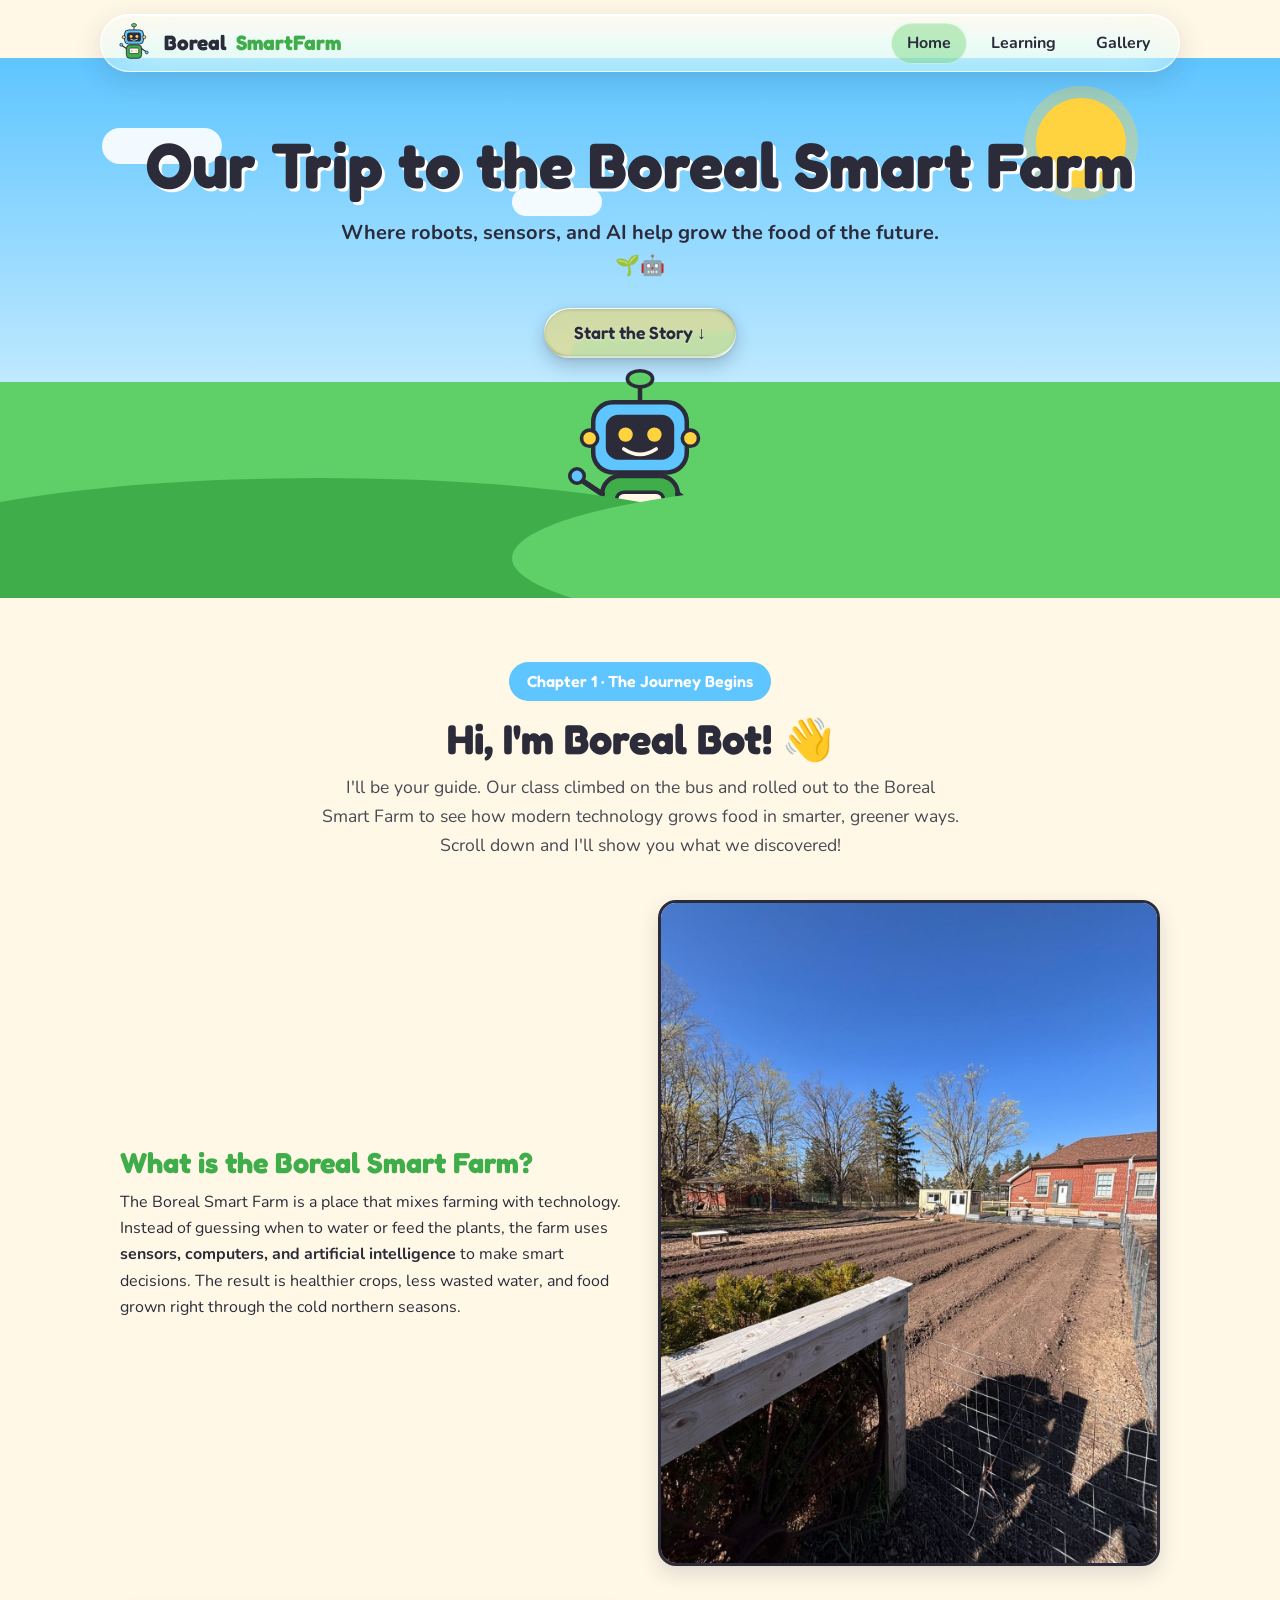
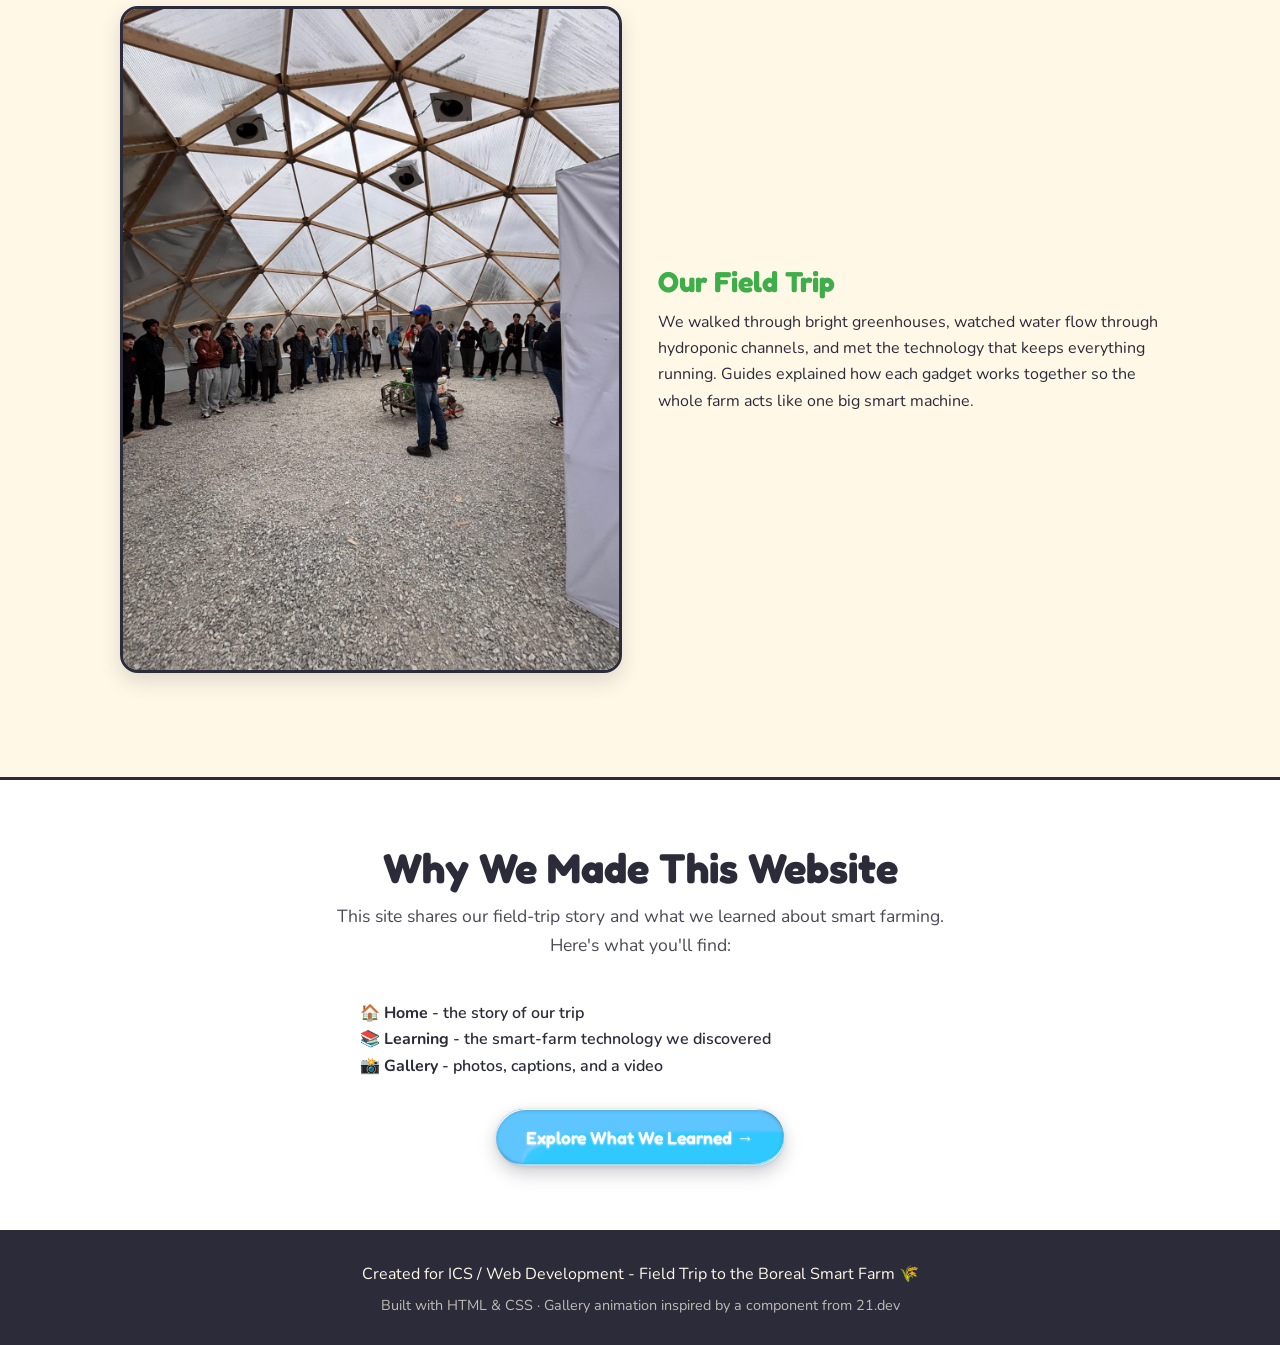
<file: index.html>
<!DOCTYPE html>
<html lang="en">
<head>
  <meta charset="UTF-8">
  <meta name="viewport" content="width=device-width, initial-scale=1.0">
  <title>Boreal Smart Farm - Our Field Trip Story</title>
  <link rel="stylesheet" href="style.css">
</head>
<body>

  <!-- ===== Navigation (same on every page) ===== -->
  <header class="site-header">
    <div class="nav-container">
      <a href="index.html" class="logo">
        <img src="images/boreal-bot.svg" alt="Boreal Bot mascot">
        Boreal<span>SmartFarm</span>
      </a>
      <nav class="main-nav">
        <a href="index.html" class="active">Home</a>
        <a href="learning.html">Learning</a>
        <a href="gallery.html">Gallery</a>
      </nav>
    </div>
  </header>

  <!-- ===== Hero scene ===== -->
  <section class="hero">
    <div class="sun"></div>
    <div class="cloud c1"></div>
    <div class="cloud c2"></div>

    <h1>Our Trip to the Boreal Smart Farm</h1>
    <p class="tagline">Where robots, sensors, and AI help grow the food of the future. 🌱🤖</p>
    <button class="btn" onclick="document.getElementById('story').scrollIntoView({ behavior: 'smooth' });">
      Start the Story ↓
    </button>
    <img class="mascot" src="images/boreal-bot.svg" alt="Boreal Bot waving hello">

    <div class="hill left"></div>
    <div class="hill right"></div>
  </section>

  <!-- ===== Chapter 1: intro ===== -->
  <section class="section" id="story">
    <div class="container">
      <div class="reveal" style="text-align:center;">
        <span class="chapter-badge">Chapter 1 · The Journey Begins</span>
        <h2 class="section-title">Hi, I'm Boreal Bot! 👋</h2>
        <p class="section-subtitle">
          I'll be your guide. Our class climbed on the bus and rolled out to the
          Boreal Smart Farm to see how modern technology grows food in smarter,
          greener ways. Scroll down and I'll show you what we discovered!
        </p>
      </div>

      <!-- Story row: what is the farm -->
      <div class="story-row reveal">
        <div class="story-text">
          <h2>What is the Boreal Smart Farm?</h2>
          <p>
            The Boreal Smart Farm is a place that mixes farming with technology.
            Instead of guessing when to water or feed the plants, the farm uses
            <strong>sensors, computers, and artificial intelligence</strong> to
            make smart decisions. The result is healthier crops, less wasted water,
            and food grown right through the cold northern seasons.
          </p>
        </div>
        <div class="story-art">
          <img src="images/arrival.jpg" alt="Our school bus arriving at the Boreal Smart Farm gate">
        </div>
      </div>

      <!-- Story row: the field trip -->
      <div class="story-row reverse reveal">
        <div class="story-text">
          <h2>Our Field Trip</h2>
          <p>
            We walked through bright greenhouses, watched water flow through
            hydroponic channels, and met the technology that keeps everything
            running. Guides explained how each gadget works together so the whole
            farm acts like one big smart machine.
          </p>
        </div>
        <div class="story-art">
          <img src="images/greenhouse.jpg" alt="A bright greenhouse full of plants at the farm">
        </div>
      </div>
    </div>
  </section>

  <!-- ===== Purpose section ===== -->
  <section class="section alt">
    <div class="container reveal" style="text-align:center;">
      <h2 class="section-title">Why We Made This Website</h2>
      <p class="section-subtitle">
        This site shares our field-trip story and what we learned about smart
        farming. Here's what you'll find:
      </p>
      <ul style="list-style:none; max-width:560px; margin:0 auto; text-align:left; font-weight:600;">
        <li>🏠 <strong>Home</strong> - the story of our trip</li>
        <li>📚 <strong>Learning</strong> - the smart-farm technology we discovered</li>
        <li>📸 <strong>Gallery</strong> - photos, captions, and a video</li>
      </ul>
      <p style="margin-top:30px;">
        <a class="btn btn-sky" href="learning.html">Explore What We Learned →</a>
      </p>
    </div>
  </section>

  <!-- ===== Footer (same on every page) ===== -->
  <footer class="site-footer">
    <p>Created for ICS / Web Development - Field Trip to the Boreal Smart Farm 🌾</p>
    <p class="footer-sub">Built with HTML &amp; CSS · Gallery animation inspired by a component from 21.dev</p>
  </footer>

  <script src="script.js"></script>
</body>
</html>
</file>
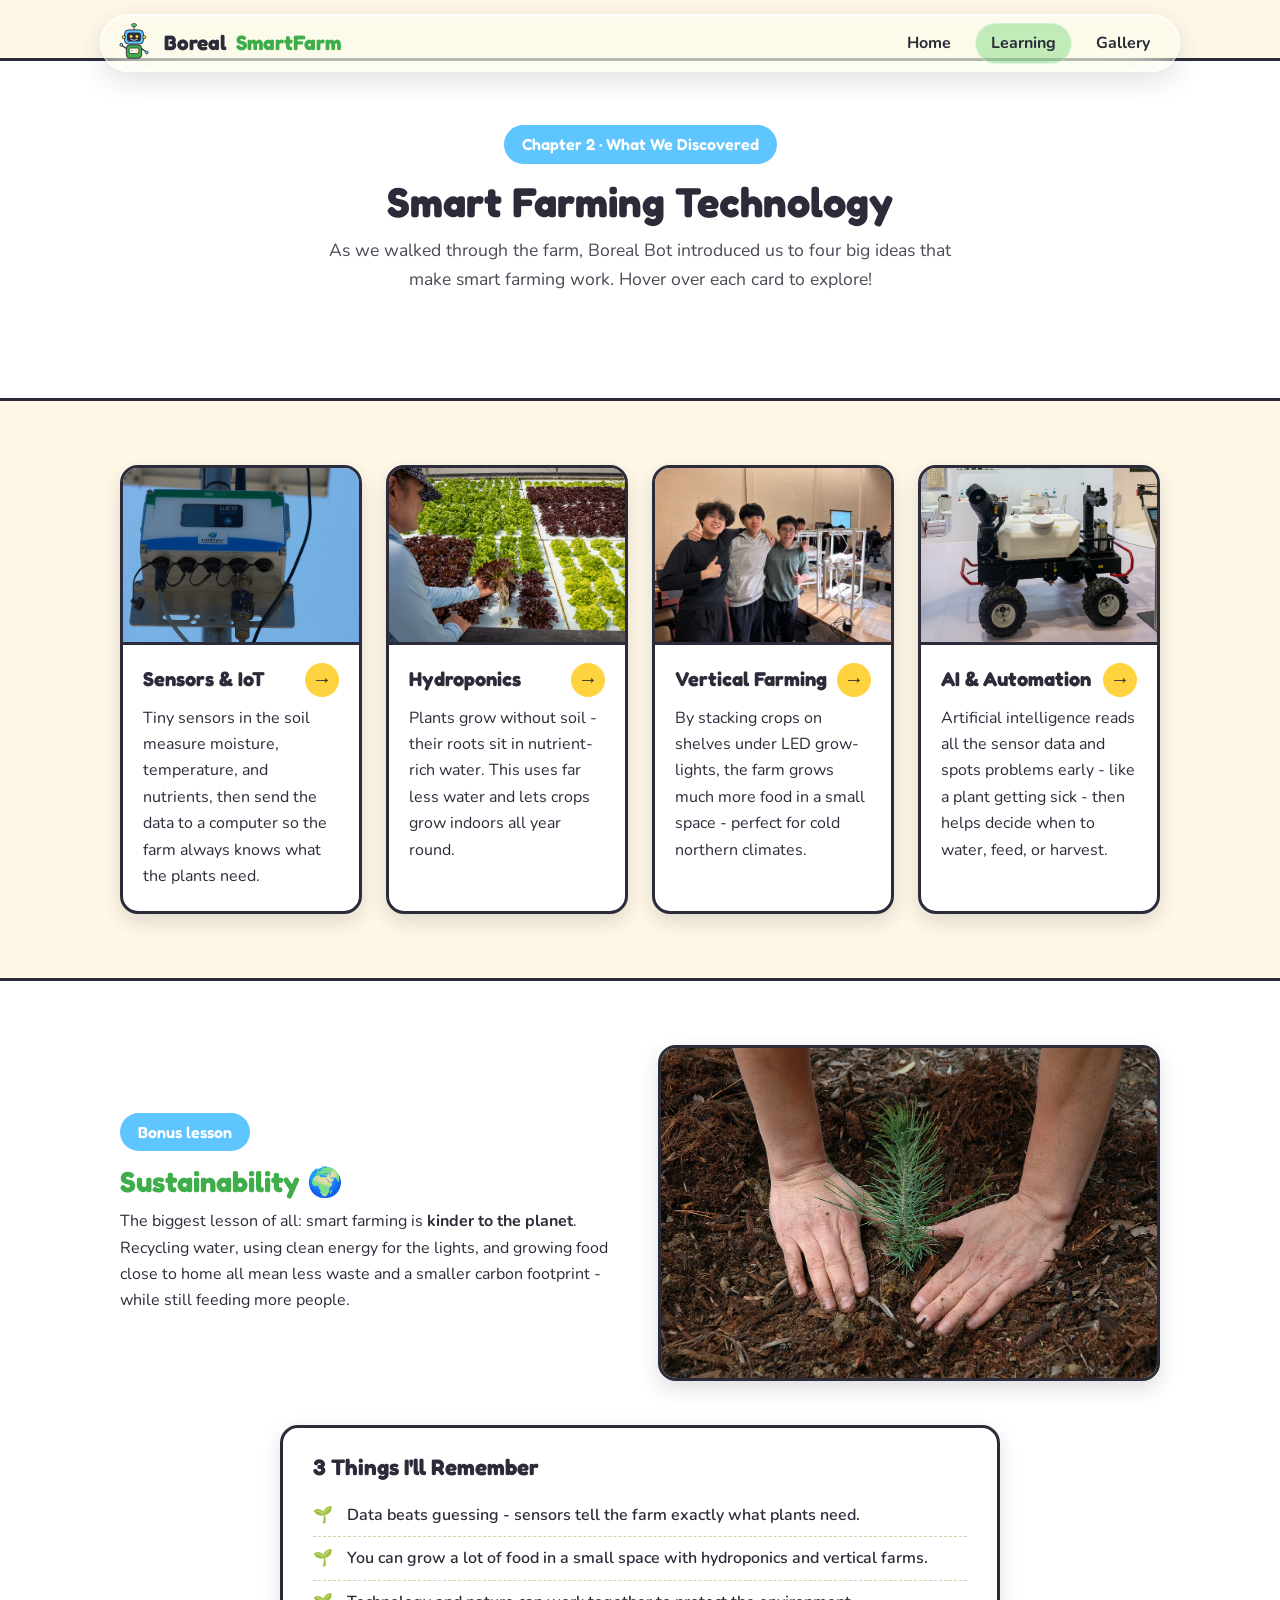
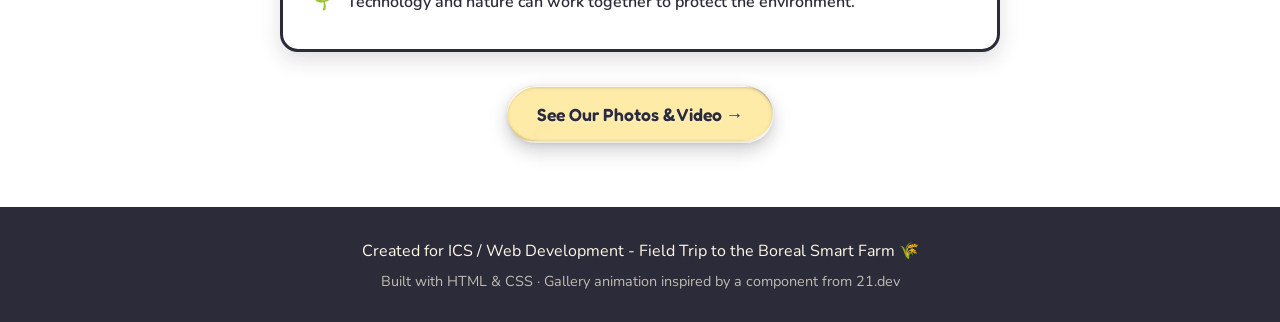
<file: learning.html>
<!DOCTYPE html>
<html lang="en">
<head>
  <meta charset="UTF-8">
  <meta name="viewport" content="width=device-width, initial-scale=1.0">
  <title>What We Learned - Boreal Smart Farm</title>
  <link rel="stylesheet" href="style.css">
</head>
<body>

  <!-- ===== Navigation ===== -->
  <header class="site-header">
    <div class="nav-container">
      <a href="index.html" class="logo">
        <img src="images/boreal-bot.svg" alt="Boreal Bot mascot">
        Boreal<span>SmartFarm</span>
      </a>
      <nav class="main-nav">
        <a href="index.html">Home</a>
        <a href="learning.html" class="active">Learning</a>
        <a href="gallery.html">Gallery</a>
      </nav>
    </div>
  </header>

  <!-- ===== Page header ===== -->
  <section class="section alt">
    <div class="container" style="text-align:center;">
      <span class="chapter-badge">Chapter 2 · What We Discovered</span>
      <h1 class="section-title">Smart Farming Technology</h1>
      <p class="section-subtitle">
        As we walked through the farm, Boreal Bot introduced us to four big ideas
        that make smart farming work. Hover over each card to explore!
      </p>
    </div>
  </section>

  <!-- ===== Feature cards (fade up on scroll, lift on hover) ===== -->
  <section class="section">
    <div class="container">
      <div class="card-grid" id="lessons">

        <a href="#sensors" class="feature-card reveal">
          <img src="images/sensors.jpg" alt="A soil sensor sending a signal">
          <div class="card-body">
            <h3>Sensors &amp; IoT <span class="arrow">→</span></h3>
            <p>Tiny sensors in the soil measure moisture, temperature, and nutrients, then send the data to a computer so the farm always knows what the plants need.</p>
          </div>
        </a>

        <a href="#hydroponics" class="feature-card reveal">
          <img src="images/hydroponics.jpg" alt="Plants growing in hydroponic water channels">
          <div class="card-body">
            <h3>Hydroponics <span class="arrow">→</span></h3>
            <p>Plants grow without soil - their roots sit in nutrient-rich water. This uses far less water and lets crops grow indoors all year round.</p>
          </div>
        </a>

        <a href="#vertical" class="feature-card reveal">
          <img src="images/vertical-farm.jpg" alt="Plants stacked on lit vertical shelves">
          <div class="card-body">
            <h3>Vertical Farming <span class="arrow">→</span></h3>
            <p>By stacking crops on shelves under LED grow-lights, the farm grows much more food in a small space - perfect for cold northern climates.</p>
          </div>
        </a>

        <a href="#ai" class="feature-card reveal">
          <img src="images/ai.jpg" alt="An AI computer chip with a leaf inside">
          <div class="card-body">
            <h3>AI &amp; Automation <span class="arrow">→</span></h3>
            <p>Artificial intelligence reads all the sensor data and spots problems early - like a plant getting sick - then helps decide when to water, feed, or harvest.</p>
          </div>
        </a>

      </div>
    </div>
  </section>

  <!-- ===== Sustainability spotlight ===== -->
  <section class="section alt">
    <div class="container">
      <div class="story-row reveal" id="sustainability">
        <div class="story-text">
          <span class="chapter-badge">Bonus lesson</span>
          <h2>Sustainability 🌍</h2>
          <p>
            The biggest lesson of all: smart farming is <strong>kinder to the
            planet</strong>. Recycling water, using clean energy for the lights,
            and growing food close to home all mean less waste and a smaller
            carbon footprint - while still feeding more people.
          </p>
        </div>
        <div class="story-art">
          <img src="images/sustainability.jpg" alt="Hands holding the Earth with a growing leaf">
        </div>
      </div>

      <!-- Key takeaways list -->
      <div class="takeaways reveal">
        <h3>3 Things I'll Remember</h3>
        <ul>
          <li>Data beats guessing - sensors tell the farm exactly what plants need.</li>
          <li>You can grow a lot of food in a small space with hydroponics and vertical farms.</li>
          <li>Technology and nature can work together to protect the environment.</li>
        </ul>
      </div>

      <p style="text-align:center; margin-top:34px;">
        <a class="btn" href="gallery.html">See Our Photos &amp; Video →</a>
      </p>
    </div>
  </section>

  <!-- ===== Footer ===== -->
  <footer class="site-footer">
    <p>Created for ICS / Web Development - Field Trip to the Boreal Smart Farm 🌾</p>
    <p class="footer-sub">Built with HTML &amp; CSS · Gallery animation inspired by a component from 21.dev</p>
  </footer>

  <script src="script.js"></script>
</body>
</html>
</file>
<file: style.css>
/* ============================================================
   Boreal Smart Farm - Field Trip Story Site
   Shared stylesheet for index.html, learning.html, gallery.html
   Style: flat cartoon · bright & cheerful
   ============================================================ */

/* ---- Google fonts (rounded cartoon look). Falls back if offline ---- */
@import url('https://fonts.googleapis.com/css2?family=Fredoka:wght@500;600;700&family=Nunito:wght@400;600;700&display=swap');

/* ---- Colour palette + reusable values (CSS variables) ---- */
:root {
  --sky:        #5ec5ff;
  --sky-deep:   #2f9fe0;
  --grass:      #5fd068;
  --grass-deep: #3fae4a;
  --sunshine:   #ffd23f;
  --soil:       #8b5a2b;
  --cream:      #fff8e7;
  --ink:        #2b2b3a;
  --white:      #ffffff;

  --radius: 18px;
  --shadow: 0 8px 20px rgba(43, 43, 58, 0.15);
  --border: 3px solid var(--ink);
}

/* ---- Basic reset ---- */
* {
  margin: 0;
  padding: 0;
  box-sizing: border-box;
}

body {
  font-family: 'Nunito', 'Trebuchet MS', sans-serif;
  color: var(--ink);
  background: var(--cream);
  line-height: 1.65;
}

h1, h2, h3 {
  font-family: 'Fredoka', 'Trebuchet MS', sans-serif;
  line-height: 1.15;
}

a { color: var(--sky-deep); }

img { max-width: 100%; display: block; }

/* Centered content container */
.container {
  width: 100%;
  max-width: 1080px;
  margin: 0 auto;
  padding: 0 20px;
}

/* ============================================================
   NAVIGATION (shared on every page)
   ============================================================ */
.site-header {
  position: sticky;
  top: 0;
  z-index: 50;
  background: var(--cream);
  border-bottom: var(--border);
}

.nav-container {
  display: flex;
  align-items: center;
  justify-content: space-between;
  max-width: 1080px;
  margin: 0 auto;
  padding: 10px 20px;
}

.logo {
  display: flex;
  align-items: center;
  gap: 10px;
  font-family: 'Fredoka', sans-serif;
  font-weight: 700;
  font-size: 1.3rem;
  color: var(--ink);
  text-decoration: none;
}

.logo img { width: 40px; height: 40px; }
.logo span { color: var(--grass-deep); }

.main-nav {
  display: flex;
  gap: 8px;
  flex-wrap: wrap;
}

.main-nav a {
  text-decoration: none;
  color: var(--ink);
  font-weight: 700;
  padding: 8px 16px;
  border-radius: 999px;
  transition: background 0.2s, color 0.2s, transform 0.2s;
}

.main-nav a:hover { background: var(--sky); color: var(--white); transform: translateY(-2px); }
.main-nav a.active { background: var(--grass); color: var(--white); }

/* ============================================================
   BUTTONS
   ============================================================ */
.btn {
  display: inline-block;
  font-family: 'Fredoka', sans-serif;
  font-weight: 600;
  font-size: 1.1rem;
  text-decoration: none;
  color: var(--ink);
  background: var(--sunshine);
  border: var(--border);
  border-radius: 999px;
  padding: 14px 30px;
  cursor: pointer;
  box-shadow: var(--shadow);
  transition: transform 0.15s ease, box-shadow 0.15s ease;
}

.btn:hover { transform: translateY(-3px) scale(1.03); box-shadow: 0 12px 26px rgba(43,43,58,0.25); }
.btn:active { transform: translateY(0); }
.btn.btn-sky { background: var(--sky); color: var(--white); }

/* ============================================================
   HERO (cartoon scene, built with CSS shapes)
   ============================================================ */
.hero {
  position: relative;
  overflow: hidden;
  background: linear-gradient(180deg, var(--sky) 0%, #bfe9ff 60%, var(--grass) 60%, var(--grass) 100%);
  text-align: center;
  padding: 70px 20px 0;
  min-height: 540px;
}

/* the sun */
.hero .sun {
  position: absolute;
  top: 40px;
  right: 12%;
  width: 90px;
  height: 90px;
  background: var(--sunshine);
  border-radius: 50%;
  box-shadow: 0 0 0 12px rgba(255, 210, 63, 0.35);
  animation: float 5s ease-in-out infinite;
}

/* puffy clouds */
.hero .cloud {
  position: absolute;
  background: var(--white);
  border-radius: 999px;
  opacity: 0.9;
}
.hero .cloud.c1 { width: 120px; height: 36px; top: 70px;  left: 8%;  animation: drift 18s linear infinite; }
.hero .cloud.c2 { width: 90px;  height: 28px; top: 130px; left: 40%; animation: drift 26s linear infinite; }

.hero h1 {
  position: relative;
  font-size: clamp(2.2rem, 6vw, 4rem);
  color: var(--ink);
  text-shadow: 3px 3px 0 var(--white);
}

.hero .tagline {
  position: relative;
  font-size: 1.25rem;
  font-weight: 700;
  margin: 14px auto 26px;
  max-width: 620px;
}

.hero .mascot {
  position: relative;
  width: 180px;
  margin: 10px auto 0;
  animation: float 4s ease-in-out infinite;
}

/* rolling hills at the bottom of the hero */
.hero .hill {
  position: absolute;
  bottom: -40px;
  width: 70%;
  height: 160px;
  background: var(--grass-deep);
  border-radius: 50%;
}
.hero .hill.left  { left: -10%; }
.hero .hill.right { right: -10%; background: var(--grass); }

/* ============================================================
   STORY SECTIONS
   ============================================================ */
.section { padding: 64px 0; }
.section.alt { background: var(--white); border-top: var(--border); border-bottom: var(--border); }

.section-title {
  font-size: clamp(1.8rem, 4vw, 2.6rem);
  text-align: center;
  margin-bottom: 10px;
}
.section-subtitle {
  text-align: center;
  font-size: 1.1rem;
  max-width: 640px;
  margin: 0 auto 40px;
  opacity: 0.85;
}

/* chapter badge */
.chapter-badge {
  display: inline-block;
  background: var(--sky);
  color: var(--white);
  font-family: 'Fredoka', sans-serif;
  font-weight: 600;
  padding: 6px 18px;
  border-radius: 999px;
  margin-bottom: 14px;
}

/* two-column story row (text + picture) */
.story-row {
  display: flex;
  gap: 36px;
  align-items: center;
  flex-wrap: wrap;
  margin-bottom: 40px;
}
.story-row .story-text { flex: 1 1 320px; }
.story-row .story-art  { flex: 1 1 320px; }
.story-row .story-text h2 { font-size: 1.8rem; margin-bottom: 10px; color: var(--grass-deep); }
.story-row img { border: var(--border); border-radius: var(--radius); box-shadow: var(--shadow); }
.story-row.reverse { flex-direction: row-reverse; }

/* ============================================================
   FEATURE CARDS  (vanilla rebuild of the 21st.dev "EthicalHero")
   fade-up on scroll + lift/scale on hover
   ============================================================ */
.card-grid {
  display: grid;
  grid-template-columns: repeat(auto-fit, minmax(240px, 1fr));
  gap: 24px;
}

.feature-card {
  background: var(--white);
  border: var(--border);
  border-radius: var(--radius);
  overflow: hidden;
  box-shadow: var(--shadow);
  text-decoration: none;
  color: var(--ink);
  transition: transform 0.2s ease, box-shadow 0.2s ease;
}
.feature-card:hover { transform: translateY(-6px) scale(1.03); box-shadow: 0 16px 30px rgba(43,43,58,0.25); }

.feature-card img {
  width: 100%;
  aspect-ratio: 4 / 3;
  object-fit: cover;
  border-bottom: var(--border);
}

.feature-card .card-body { padding: 18px 20px 22px; }
.feature-card h3 {
  display: flex;
  align-items: center;
  justify-content: space-between;
  font-size: 1.25rem;
  margin-bottom: 8px;
}
.feature-card .arrow {
  display: inline-flex;
  align-items: center;
  justify-content: center;
  width: 34px; height: 34px;
  border-radius: 50%;
  background: var(--sunshine);
  flex-shrink: 0;
  transition: transform 0.2s ease;
}
.feature-card:hover .arrow { transform: translateX(4px); }

/* ============================================================
   KEY TAKEAWAYS LIST
   ============================================================ */
.takeaways {
  max-width: 720px;
  margin: 44px auto 0;
  background: var(--white);
  border: var(--border);
  border-radius: var(--radius);
  box-shadow: var(--shadow);
  padding: 26px 30px;
}
.takeaways h3 { margin-bottom: 14px; font-size: 1.4rem; }
.takeaways ul { list-style: none; }
.takeaways li {
  padding: 8px 0 8px 34px;
  position: relative;
  border-bottom: 1px dashed #d9cfae;
  font-weight: 600;
}
.takeaways li:last-child { border-bottom: none; }
.takeaways li::before {
  content: "🌱";
  position: absolute;
  left: 0;
}

/* ============================================================
   GALLERY - scroll morph hero (vanilla port of the 21.dev
   "scroll-morph-hero" component)
   Cards scatter in, gather into a circle, then morph into a
   bottom arc as you scroll. Each card flips over on hover.
   Cards are built by gallery.js; positions are set per frame.
   ============================================================ */

/* tall outer section gives us scroll distance to drive the morph */
.morph-section {
  position: relative;
  height: 220vh;
  background: #fafafa;
}

/* the visible stage is pinned while the section scrolls past */
.morph-stage {
  position: sticky;
  top: 0;
  height: 100vh;
  overflow: hidden;
  display: flex;
  align-items: center;
  justify-content: center;
}

/* intro line + arc heading, centred and layered behind the cards */
.morph-text {
  position: absolute;
  left: 0;
  right: 0;
  text-align: center;
  padding: 0 20px;
  pointer-events: none;
}
.morph-intro { top: 50%; transform: translateY(-50%); z-index: 0; }
.morph-intro h2 { font-size: clamp(1.6rem, 4vw, 2.6rem); color: #2b2b3a; }
.morph-intro p  { margin-top: 12px; font-size: 0.8rem; font-weight: 700; letter-spacing: 0.2em; color: #8a8a99; }
.morph-arc-text { top: 12%; z-index: 5; opacity: 0; }
.morph-arc-text h2 { font-size: clamp(2rem, 5vw, 3.2rem); color: #16161f; }
.morph-arc-text p  { margin: 10px auto 0; max-width: 520px; color: #555; }

/* the cards layer fills the stage; each card is centred then offset by JS */
.morph-cards {
  position: relative;
  width: 100%;
  height: 100%;
  z-index: 2;
}

.mcard {
  position: absolute;
  left: 50%;
  top: 50%;
  width: 64px;
  height: 92px;
  margin: -46px 0 0 -32px;        /* centre on the pivot */
  transform-style: preserve-3d;
  perspective: 1000px;
  transition: transform 0.7s cubic-bezier(0.22, 1, 0.36, 1), opacity 0.6s ease;
  cursor: pointer;
}

.mcard-inner {
  position: relative;
  width: 100%;
  height: 100%;
  transform-style: preserve-3d;
  transition: transform 0.6s ease;
}
.mcard:hover .mcard-inner { transform: rotateY(180deg); }

.mcard-front,
.mcard-back {
  position: absolute;
  inset: 0;
  backface-visibility: hidden;
  border-radius: 10px;
  overflow: hidden;
  box-shadow: 0 6px 16px rgba(0, 0, 0, 0.18);
}
.mcard-front { background: #e5e7eb; }
.mcard-front img { width: 100%; height: 100%; object-fit: cover; }
.mcard-front .shade { position: absolute; inset: 0; background: rgba(0,0,0,0.08); }

.mcard-back {
  background: #111827;
  border: 1px solid #374151;
  transform: rotateY(180deg);
  display: flex;
  flex-direction: column;
  align-items: center;
  justify-content: center;
  text-align: center;
}
.mcard-back .tag { color: #60a5fa; font-size: 8px; font-weight: 700; letter-spacing: 0.2em; text-transform: uppercase; margin-bottom: 2px; }
.mcard-back p { color: #fff; font-size: 11px; font-weight: 600; }

/* ============================================================
   GALLERY - captioned photo grid + lightbox
   ============================================================ */
.gallery-grid {
  display: grid;
  grid-template-columns: repeat(auto-fit, minmax(220px, 1fr));
  gap: 22px;
  margin-top: 24px;
}
.gallery-item {
  background: var(--white);
  border: var(--border);
  border-radius: var(--radius);
  overflow: hidden;
  box-shadow: var(--shadow);
}
.gallery-item img {
  width: 100%;
  aspect-ratio: 4 / 3;
  object-fit: cover;
  cursor: pointer;
  transition: transform 0.3s ease;
}
.gallery-item img:hover { transform: scale(1.05); }
.gallery-item figcaption { padding: 12px 16px; font-weight: 600; }

/* Lightbox overlay */
.lightbox {
  position: fixed;
  inset: 0;
  background: rgba(43, 43, 58, 0.85);
  display: none;
  align-items: center;
  justify-content: center;
  z-index: 100;
  padding: 30px;
}
.lightbox.open { display: flex; }
.lightbox img {
  max-width: 90%;
  max-height: 80vh;
  border: 4px solid var(--white);
  border-radius: var(--radius);
}
.lightbox .close {
  position: absolute;
  top: 20px; right: 28px;
  font-size: 2.4rem;
  color: var(--white);
  cursor: pointer;
  font-family: 'Fredoka', sans-serif;
}

/* ============================================================
   VIDEO SECTION
   ============================================================ */
.video-frame {
  max-width: 760px;
  margin: 0 auto;
  background: var(--white);
  border: var(--border);
  border-radius: var(--radius);
  box-shadow: var(--shadow);
  overflow: hidden;
}
.video-frame video { width: 100%; display: block; background: #000; }
.video-frame .video-caption { padding: 14px 18px; font-weight: 600; }

/* ============================================================
   SCROLL REVEAL (used by script.js)
   ============================================================ */
.reveal {
  opacity: 0;
  transform: translateY(28px);
  transition: opacity 0.7s ease, transform 0.7s ease;
}
.reveal.is-visible { opacity: 1; transform: translateY(0); }
/* stagger children of a grid */
.card-grid .reveal:nth-child(2) { transition-delay: 0.1s; }
.card-grid .reveal:nth-child(3) { transition-delay: 0.2s; }
.card-grid .reveal:nth-child(4) { transition-delay: 0.3s; }

/* ============================================================
   FOOTER
   ============================================================ */
.site-footer {
  background: var(--ink);
  color: var(--cream);
  text-align: center;
  padding: 28px 20px;
}
.site-footer .footer-sub { opacity: 0.7; font-size: 0.9rem; margin-top: 6px; }

/* ============================================================
   ANIMATIONS
   ============================================================ */
@keyframes float {
  0%, 100% { transform: translateY(0); }
  50%      { transform: translateY(-12px); }
}
@keyframes drift {
  from { transform: translateX(-20px); }
  to   { transform: translateX(60px); }
}

/* Respect users who prefer less motion */
@media (prefers-reduced-motion: reduce) {
  * { animation: none !important; transition: none !important; }
  .reveal { opacity: 1; transform: none; }
}

/* ============================================================
   RESPONSIVE
   ============================================================ */
@media (max-width: 640px) {
  .story-row, .story-row.reverse { flex-direction: column; }
  .nav-container { gap: 8px; }
  .main-nav { gap: 4px; }
}

/* ============================================================
   LIQUID GLASS BUTTONS + FLOATING TAB BAR
   Vanilla port of the 21.dev "Apple Tahoe liquid glass button".
   The refraction comes from the #liquid-glass SVG filter that
   script.js injects; it is applied through backdrop-filter on a
   ::before "lens" behind each button, so the label never ghosts.
   ============================================================ */

/* the top bar floats and follows the page as you scroll */
.site-header {
  position: sticky;
  top: 14px;
  background: transparent;
  border-bottom: none;
}
.nav-container {
  border-radius: 999px;
  padding: 8px 14px;
  overflow: hidden;                 /* keep the glass surface clipped to the pill */
  /* a clean, semi-opaque white glass layer: enough blur to pulp the content
     behind it (no smearing), no displacement lens over busy page text */
  background-color: rgba(255, 255, 255, 0.22);
  -webkit-backdrop-filter: blur(32px) saturate(200%) brightness(1.08) contrast(0.96);
  backdrop-filter: blur(32px) saturate(200%) brightness(1.08) contrast(0.96);
  box-shadow:
    inset 0 0 0 1px rgba(255, 255, 255, 0.65),          /* glass rim           */
    inset 0 2px 2px rgba(255, 255, 255, 0.90),           /* bright top edge     */
    inset 0 -1px 1px rgba(255, 255, 255, 0.25),          /* lower inner glow    */
    inset 0 1px 8px rgba(255, 255, 255, 0.15),           /* interior haze       */
    0 8px 28px rgba(43, 43, 58, 0.14);                   /* float shadow        */
}

/* glass surface for every .btn (the refraction lens stays on buttons, which
   sit over the smooth hero gradient rather than busy page content) */
.btn {
  position: relative;
  isolation: isolate;
  border: none;
  background: transparent;
  color: var(--ink);
  text-shadow: 0 1px 2px rgba(255, 255, 255, 0.55);
}
.btn::before {
  content: "";
  position: absolute;
  inset: 0;
  z-index: -1;
  border-radius: inherit;
  background-color: rgba(255, 255, 255, 0.10);
  -webkit-backdrop-filter: blur(8px) saturate(160%);
  backdrop-filter: blur(8px) url(#liquid-glass) saturate(160%);
  box-shadow:
    inset 0 0 0 1px color-mix(in srgb, white 10%, transparent),
    inset 1.8px 3px 0 -2px color-mix(in srgb, white 90%, transparent),
    inset -2px -2px 0 -2px color-mix(in srgb, white 80%, transparent),
    inset -3px -8px 1px -6px color-mix(in srgb, white 60%, transparent),
    inset -0.3px -1px 4px 0 color-mix(in srgb, black 12%, transparent),
    inset -1.5px 2.5px 0 -2px color-mix(in srgb, black 20%, transparent),
    inset 0 3px 4px -2px color-mix(in srgb, black 20%, transparent),
    inset 2px -6.5px 1px -4px color-mix(in srgb, black 10%, transparent),
    0 1px 5px 0 color-mix(in srgb, black 10%, transparent),
    0 6px 16px 0 color-mix(in srgb, black 8%, transparent);
  transition: background-color 400ms cubic-bezier(1, 0, 0.4, 1), box-shadow 400ms cubic-bezier(1, 0, 0.4, 1);
}
.btn:hover { transform: scale(1.03); background: transparent; color: var(--ink); }
.btn:active { transform: scale(0.96); }
.btn::before         { background-color: color-mix(in srgb, var(--sunshine) 45%, transparent); }
.btn.btn-sky::before { background-color: color-mix(in srgb, var(--sky) 50%, transparent); }

/* Nav links sit directly on the glass pill, so they get NO lens of their own
   (a second backdrop-filter over the first is what made the bar look dirty).
   They are just readable text with soft tinted pills on hover / active. */
.main-nav a {
  border: none;
  background: transparent;
  color: var(--ink);
  transition: background 0.2s ease, color 0.2s ease, transform 0.15s ease;
}
.main-nav a:hover {
  background: rgba(255, 255, 255, 0.55);
  color: var(--ink);
  transform: translateY(-1px);
}
.main-nav a:active { transform: scale(0.97); }

/* active "Learning" tab: soft green glass that sits cleanly on the pill */
.main-nav a.active {
  background: color-mix(in srgb, var(--grass) 38%, transparent);
  color: var(--ink);
  box-shadow:
    inset 0 0 0 1px rgba(255, 255, 255, 0.45),
    inset 0 1.5px 1px rgba(255, 255, 255, 0.7);
}
</file>
